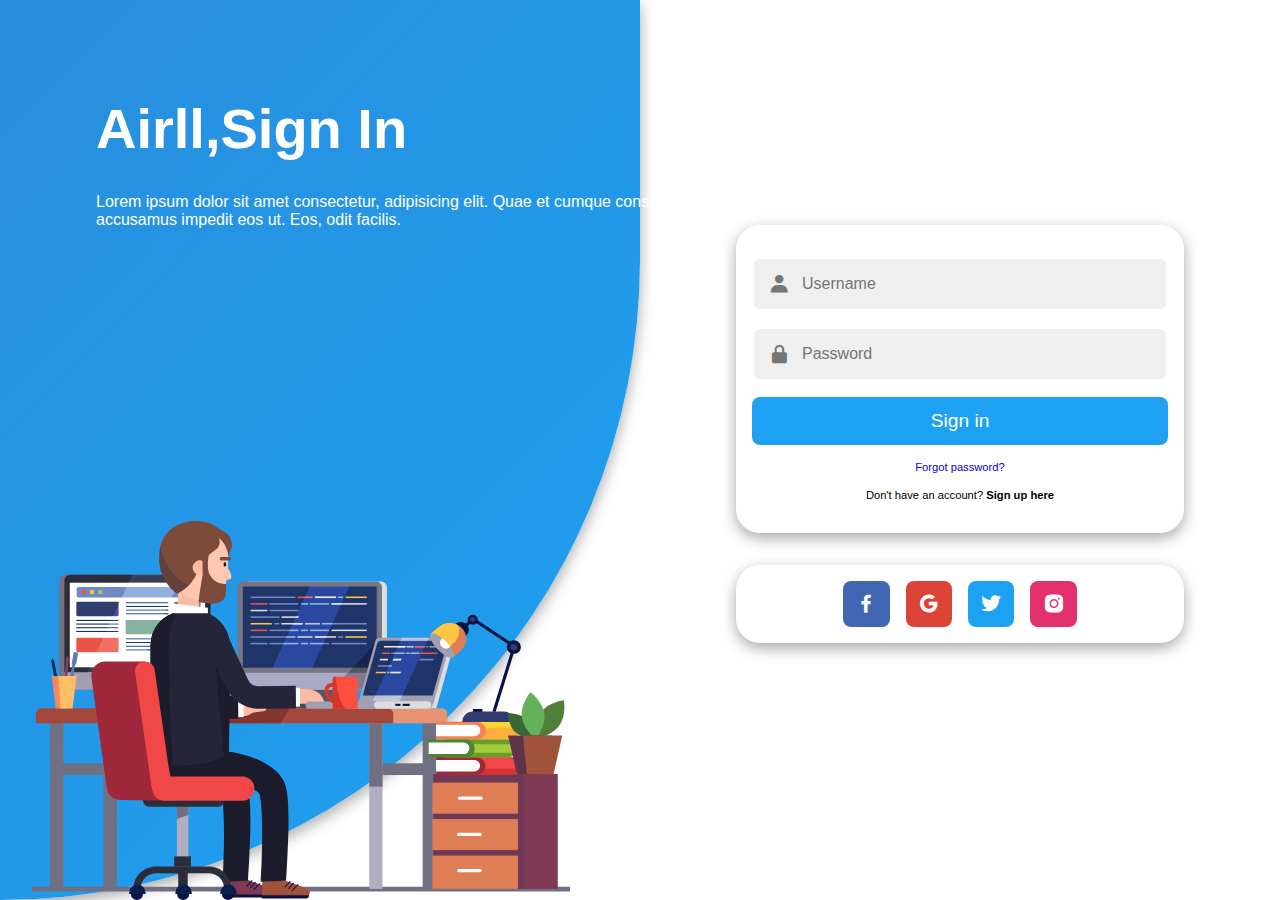
<file: Airll Lucky login/index.html>
<!DOCTYPE html>
<html lang="en">
  <head>
    <meta charset="UTF-8" />
    <meta name="viewport" content="width=device-width, initial-scale=1.0" />
    <link
      href="https://unpkg.com/boxicons@2.0.7/css/boxicons.min.css"
      rel="stylesheet"
    />
    <link rel="stylesheet" href="styles.css" />
    <title>Airll Lucky Login</title>
  </head>
  <body>
    <!-- Container -->
    <div class="container" id="container">
      <!-- Row -->
      <div class="row">
        <!-- Sign Up -->
        <div class="col align-center flex-col sign-up">
          <div class="form-wrapper align-center">
            <form class="form sign-up">
              <div class="input-group">
                <i class="bx bxs-user"></i>
                <input type="text" placeholder="Username" />
              </div>
              <div class="input-group">
                <i class="bx bx-mail-send"></i>
                <input type="email" placeholder="Email" />
              </div>
              <div class="input-group">
                <i class="bx bxs-lock-alt"></i>
                <input type="password" placeholder="Password" />
              </div>
              <div class="input-group">
                <i class="bx bxs-lock-alt"></i>
                <input type="password" placeholder="Confirm password" />
              </div>
              <button>Sign up</button>
              <p>
                <span>Already have an account?</span>
                <b id="sign-in">Sign in here</b>
              </p>
            </form>
          </div>

          <div class="form-wrapper">
            <div class="social-list align-center sign-up">
              <div class="align-center facebook-bg">
                <i class="bx bxl-facebook"></i>
              </div>
              <div class="align-center google-bg">
                <i class="bx bxl-google"></i>
              </div>
              <div class="align-center twitter-bg">
                <i class="bx bxl-twitter"></i>
              </div>
              <div class="align-center insta-bg">
                <i class="bx bxl-instagram-alt"></i>
              </div>
            </div>
          </div>
        </div>
        <!-- End Sign Up -->
        <!-- Sign In -->
        <div class="col align-center flex-col sign-in">
          <div class="form-wrapper align-center">
            <div class="form sign-in">
              <div class="input-group">
                <i class="bx bxs-user"></i>
                <input type="text" placeholder="Username" />
              </div>
              <div class="input-group">
                <i class="bx bxs-lock-alt"></i>
                <input type="password" placeholder="Password" />
              </div>
              <button>Sign in</button>
              <p>
                <a href="file:///C:/Users/Batho/Desktop/My%20Website/Airll%20Lucky/index.html">Forgot password?</a>
              </p>
              <p>
                <span> Don't have an account? </span>
                <b id="sign-up">Sign up here</b>
              </p>
            </div>
          </div>

          <div class="form-wrapper">
            <div class="social-list align-center sign-in">
              <div class="align-center facebook-bg">
                <i class="bx bxl-facebook"></i>
              </div>
              <div class="align-center google-bg">
                <i class="bx bxl-google"></i>
              </div>
              <div class="align-center twitter-bg">
                <i class="bx bxl-twitter"></i>
              </div>
              <div class="align-center insta-bg">
                <i class="bx bxl-instagram-alt"></i>
              </div>
            </div>
          </div>
        </div>
        <!-- End Sign In -->
      </div>
      <!-- End Row -->
      <!-- Content Section -->
      <div class="row content-row">
        <!-- Sign In Content -->
        <div class="col align-items flex-col">
          <div class="text sign-in">
            <h2>Airll,Sign In</h2>
            <p>
              Lorem ipsum dolor sit amet consectetur, adipisicing elit. Quae et
              cumque consectetur illo accusamus impedit eos ut. Eos, odit
              facilis.
            </p>
          </div>
          <div class="img sign-in">
            <img src="images/bg1.svg" alt="" />
          </div>
        </div>

        <!-- Sign Up Content -->
        <div class="col align-items flex-col">
          <div class="img sign-up">
            <img src="images/bg2.svg" alt="" />
          </div>
          <div class="text sign-up">
            <h2>Join with Airll</h2>
            <p>
              Lorem ipsum dolor sit amet consectetur, adipisicing elit. Quae et
              cumque consectetur illo accusamus impedit eos ut. Eos, odit
              facilis.
            </p>
          </div>
        </div>
      </div>
    </div>
    <!-- End Container -->

    <!-- Script -->
    <script src="index.js"></script>
  </body>
</html>
</file>
<file: Airll Lucky login/styles.css>
:root {
  --black: #000;
  --white: #fff;
  --gray: #efefef;
  --gray-2: #757575;

  --facebook-color: #4267b2;
  --google-color: #db4437;
  --twitter-color: #1da1f2;
  --insta-color: #e1306c;
}

@import url("https://fonts.googleapis.com/css2?family=Poppins:wght@200;300;400;500;600&display=swap");

*,
*::after,
*::before {
  margin: 0;
  padding: 0;
  box-sizing: inherit;
}

html {
  box-sizing: border-box;
}

body {
  font-family: "Poppins", sans-serif;
  height: 100vh;
  overflow: hidden;
  font-weight: 400;
}
a {
  text-decoration: none;
}

.container {
  position: relative;
  min-height: 100vh;
  overflow: hidden;
}

.row {
  display: flex;
  flex-wrap: wrap;
  height: 100vh;
}

.col {
  width: 50%;
  padding: 0 2rem;
}

.align-center {
  display: flex;
  align-items: center;
  justify-content: center;
  text-align: center;
}

.flex-col {
  flex-direction: column;
}

.form-wrapper {
  width: 100%;
  max-width: 28rem;
}

.form {
  padding: 1rem;
  background-color: var(--white);
  border-radius: 1.5rem;
  width: 100%;
  box-shadow: 0px 5px 15px rgba(0, 0, 0, 0.35);
  transform: scale(0);
  transition: 0.5s ease-in-out;
  transition-delay: 1s;
}

.input-group {
  position: relative;
  width: 100%;
  margin: 1rem 0;
}

.input-group i {
  position: absolute;
  top: 50%;
  left: 1rem;
  transform: translateY(-50%);
  font-size: 1.4rem;
  color: var(--gray-2);
}

.input-group input {
  width: 100%;
  padding: 1rem 3rem;
  font-size: 1rem;
  background-color: var(--gray);
  border-radius: 0.5rem;
  border: 0.125rem solid var(--white);
  outline: none;
}

.input-group input:focus {
  border: 0.125rem solid var(--twitter-color);
}

.form button {
  cursor: pointer;
  width: 100%;
  padding: 0.8rem 0;
  border-radius: 0.5rem;
  border: none;
  background-color: var(--twitter-color);
  color: var(--white);
  font-size: 1.2rem;
  outline: none;
}

.form p {
  margin: 1rem 0;
  font-size: 0.7rem;
}

.social-list {
  margin: 2rem 0;
  padding: 1rem;
  border-radius: 1.5rem;
  width: 100%;
  box-shadow: 0px 5px 15px rgba(0, 0, 0, 0.35);
  transform: scale(0);
  transition: 0.5s ease-in-out;
  transition-delay: 1.2s;
}

.social-list > div {
  color: var(--white);
  margin: 0 0.5rem;
  padding: 0.7rem;
  cursor: pointer;
  border-radius: 0.5rem;
  cursor: pointer;
  transform: scale(0);
  transition: 0.5s ease-in-out;
}

.social-list > div:nth-child(1) {
  transition-delay: 1.4s;
}

.social-list > div:nth-child(2) {
  transition-delay: 1.6s;
}

.social-list > div:nth-child(3) {
  transition-delay: 1.8s;
}

.social-list > div:nth-child(4) {
  transition-delay: 2s;
}

.social-list > div > i {
  font-size: 1.5rem;
  transition: 0.4s ease-in-out;
}

.social-list > div:hover i {
  transform: scale(1.5);
}

.facebook-bg {
  background-color: var(--facebook-color);
}
.google-bg {
  background-color: var(--google-color);
}
.twitter-bg {
  background-color: var(--twitter-color);
}
.insta-bg {
  background-color: var(--insta-color);
}

.container.sign-in .form.sign-in,
.container.sign-in .social-list.sign-in,
.container.sign-in .social-list.sign-in > div,
.container.sign-up .form.sign-up,
.container.sign-up .social-list.sign-up,
.container.sign-up .social-list.sign-up > div {
  transform: scale(1);
}

.content-row {
  position: absolute;
  top: 0;
  left: 0;
  pointer-events: none;
  z-index: 6;
  width: 100%;
}

.text {
  position: absolute;
  margin: 4rem;
  color: var(--white);
  z-index: 500;
}

.text.sign-in {
  top: 0%;
  max-width: 50%;
}

.text.sign-up {
  bottom: 0;
}

.text h2 {
  font-size: 3.5rem;
  font-weight: 600;
  margin: 2rem 0;
  transition: 1s ease-in-out;
}

.text p {
  transition: 1s ease-in-out;
  transition-delay: 0.2s;
}

.img img {
  position: absolute;
  transition: 1s ease-in-out;
  transition-delay: 0.4s;
  z-index: 100;
}

.img.sign-in img {
  width: 42vw;
  bottom: 0%;
}

.img.sign-up img {
  top: 0%;
  right: 10%;
  width: 34vw;
}

.text.sign-in h2,
.text.sign-in p,
.img.sign-in img {
  transform: translateX(-250%);
}

.text.sign-up h2,
.text.sign-up p,
.img.sign-up img {
  transform: translateX(250%);
}

.container.sign-in .text.sign-in h2,
.container.sign-in .text.sign-in p,
.container.sign-in .img.sign-in img,
.container.sign-up .text.sign-up h2,
.container.sign-up .text.sign-up p,
.container.sign-up .img.sign-up img {
  transform: translateX(0);
}

/* Background */

.container::before {
  content: "";
  position: absolute;
  top: 0;
  right: 0;
  height: 100vh;
  width: 300vw;
  transform: translate(35%, 0);
  background-image: linear-gradient(
    -45deg,
    var(--twitter-color) 0%,
    var(--facebook-color) 100%
  );
  transition: 1s ease-in-out;
  z-index: 6;
  box-shadow: 0px 5px 15px rgba(0, 0, 0, 0.35);
  border-bottom-right-radius: max(50vw, 50vh);
  border-top-left-radius: max(50vw, 50vh);
}

.container.sign-in::before {
  transform: translate(0, 0);
  right: 50%;
}

.container.sign-up::before {
  transform: translate(100%, 0);
  right: 50%;
}

b#sign-in,
b#sign-up {
  cursor: pointer;
}

@media only screen and (max-width: 996px) {
  .img.sign-in img {
    width: 37vw;
  }

  .img.sign-up img {
    width: 29vw;
  }

  .text {
    margin: 0rem;
  }
}

@media only screen and (max-width: 567px) {
  .container::before,
  .container.sign-in::before,
  .container.sign-up::before {
    height: 100vh;
    border-bottom-right-radius: 0;
    border-top-left-radius: 0;
    z-index: 0;
    transform: none;
    right: 0;
  }

  .container.sign-in .col.sign-in,
  .container.sign-up .col.sign-up {
    transform: translateY(0);
  }

  .content-row {
    align-items: center !important;
    height: 30vh;
  }

  .content-row .col {
    transform: translate(10%, 20%);
    background-color: unset;
    height: 20%;
    padding: 0;
  }

  .col {
    width: 100%;
    position: absolute;
    padding: 2rem;
    background-color: var(--white);
    border-top-left-radius: 2rem;
    border-top-right-radius: 2rem;
    transform: translateY(100%);
    transition: 1s ease-in-out;
  }

  .row {
    align-items: flex-end;
    justify-content: flex-end;
  }

  .form,
  .social-list {
    box-shadow: none;
    margin: 0;
    padding: 0;
  }

  .text {
    margin: 0;
    width: 100%;
  }

  .text p {
    display: none;
  }

  .text h2 {
    font-size: 2.5rem;
  }

  .img {
    display: none;
  }

  .text.sign-in {
    left: 2%;
    max-width: 100%;
  }
}
</file>
